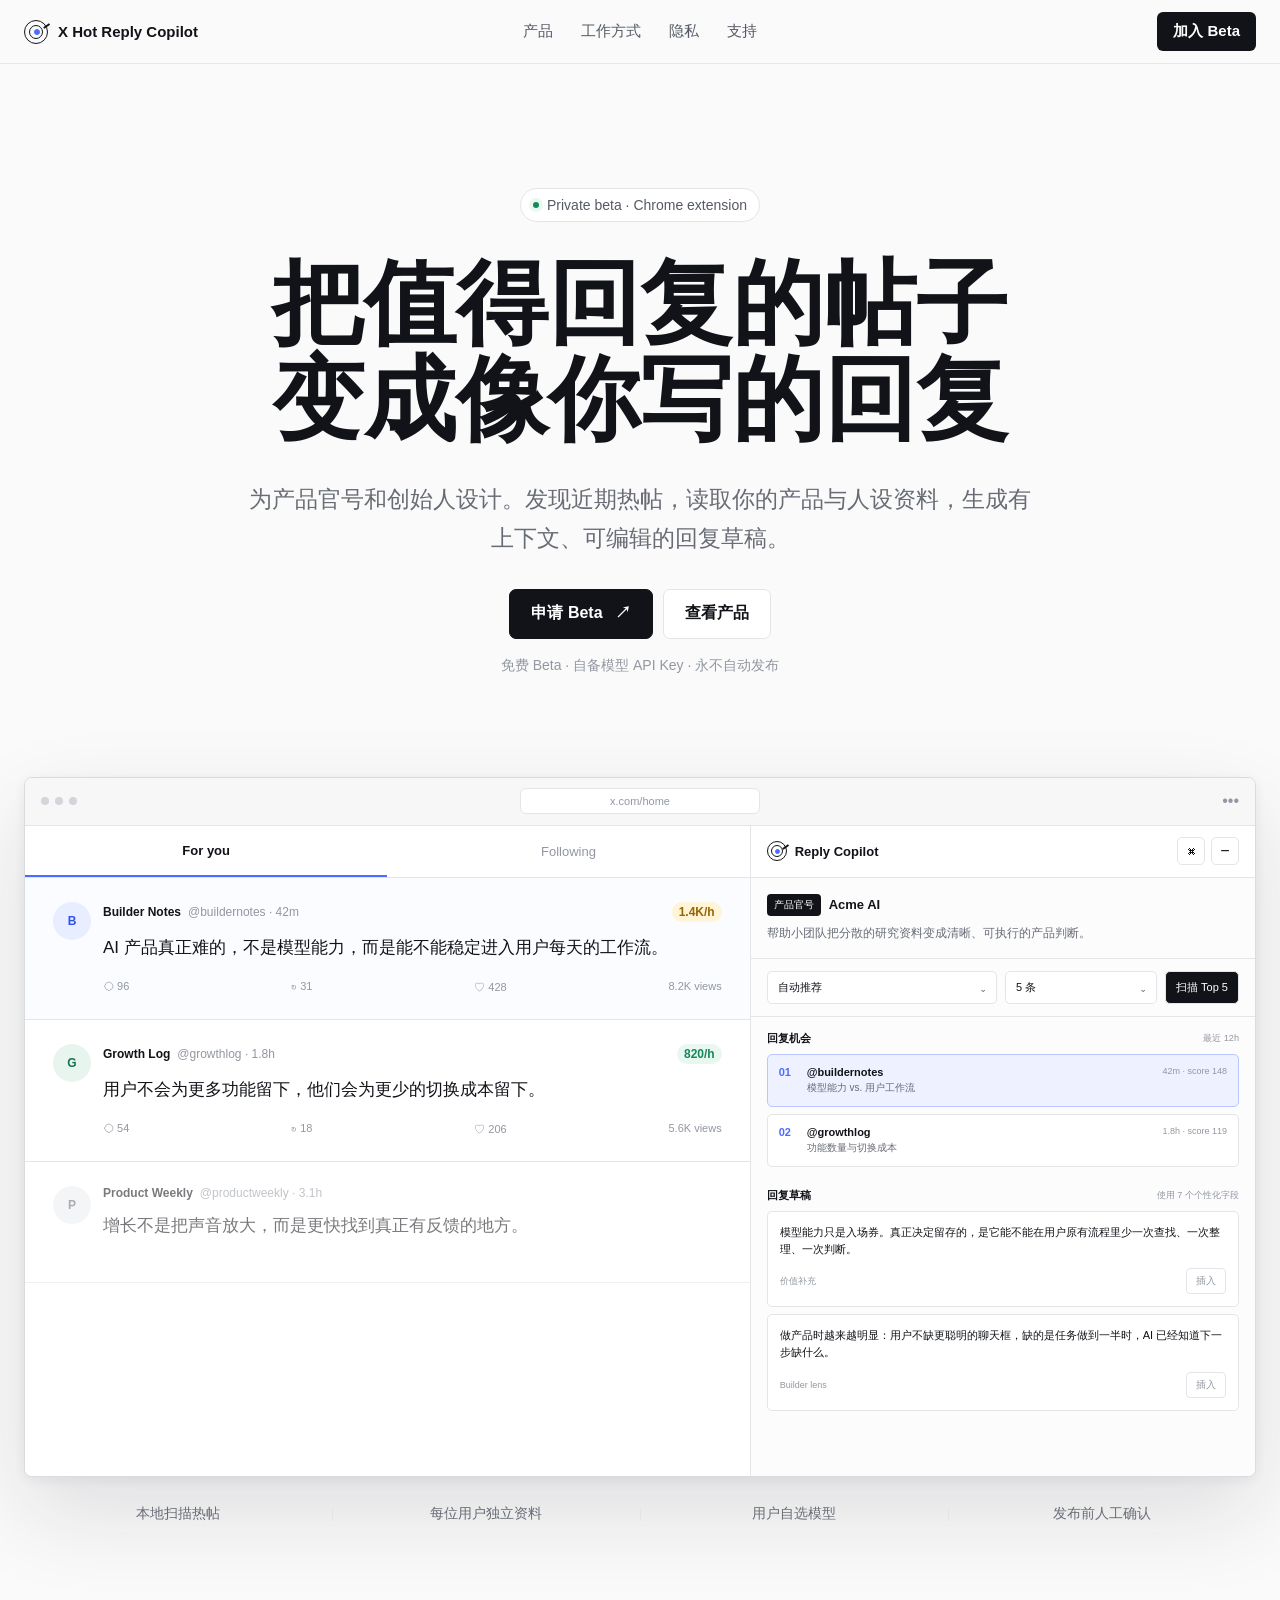
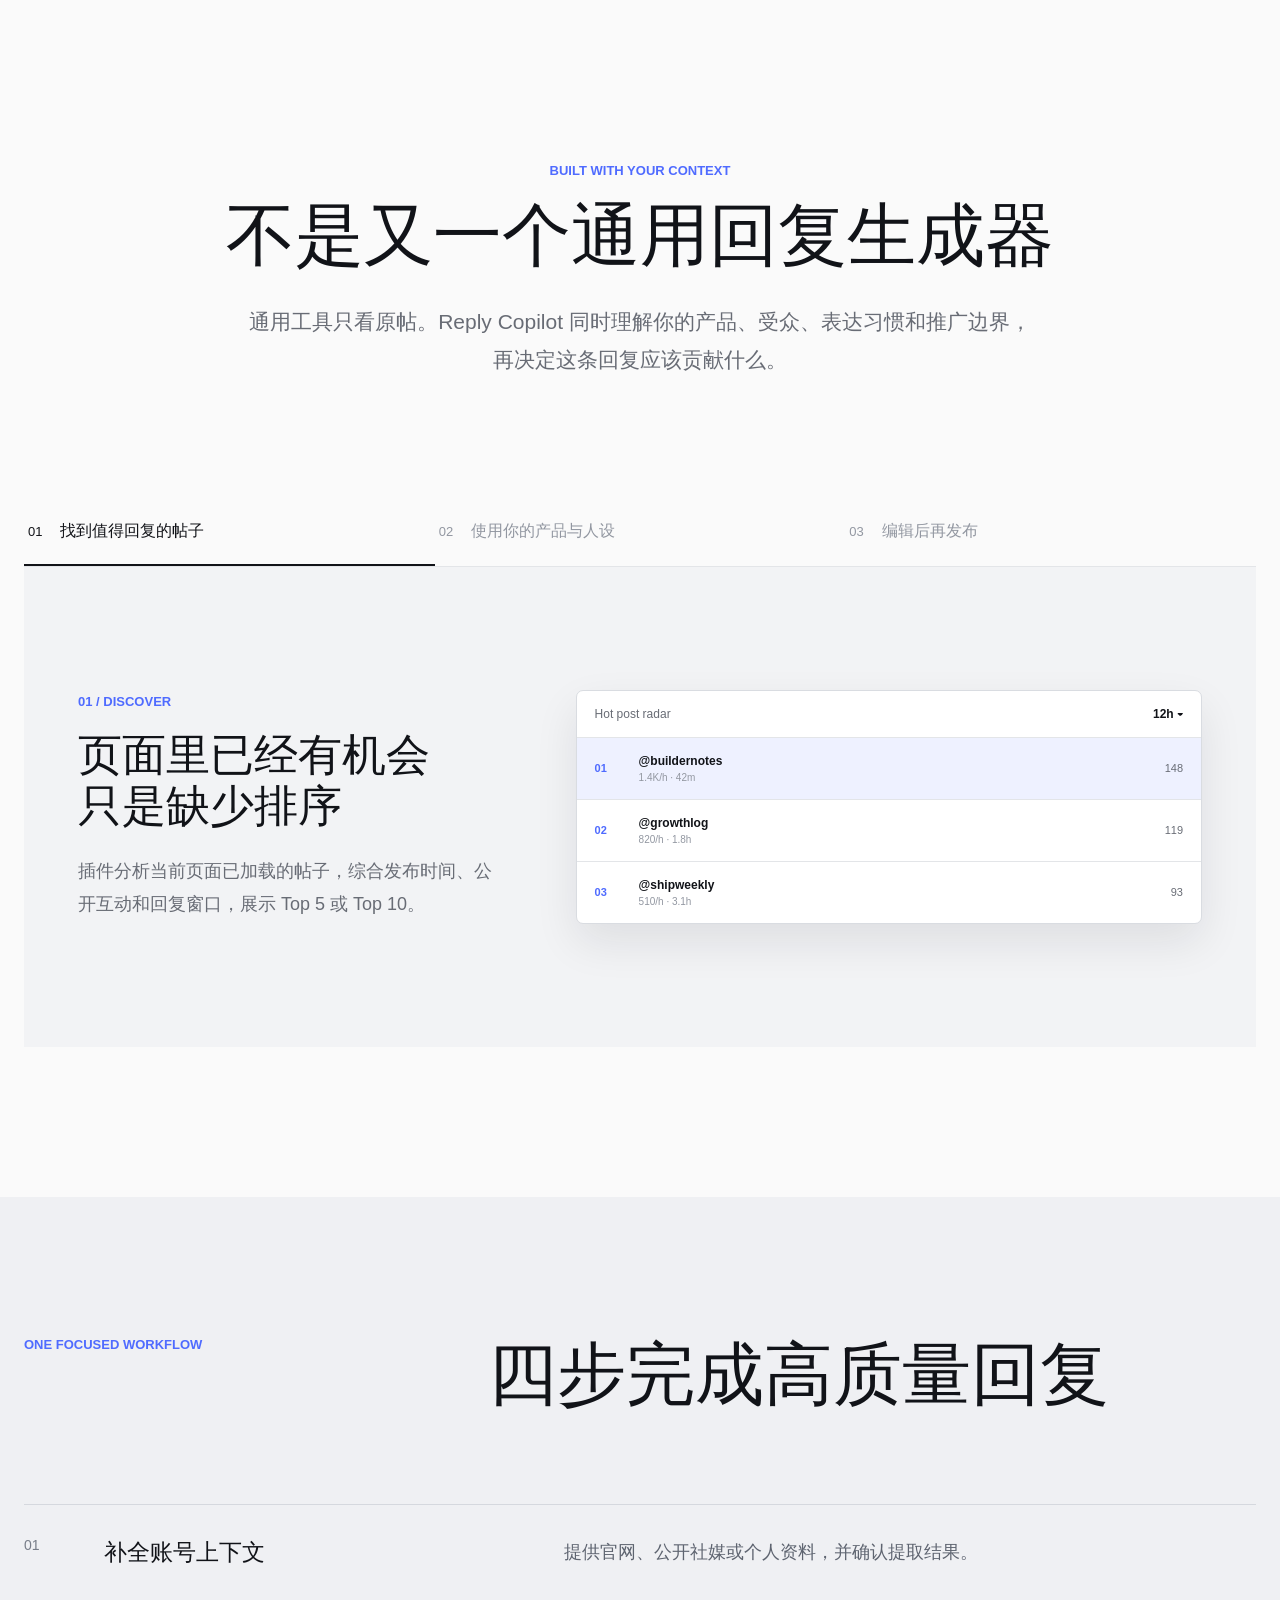
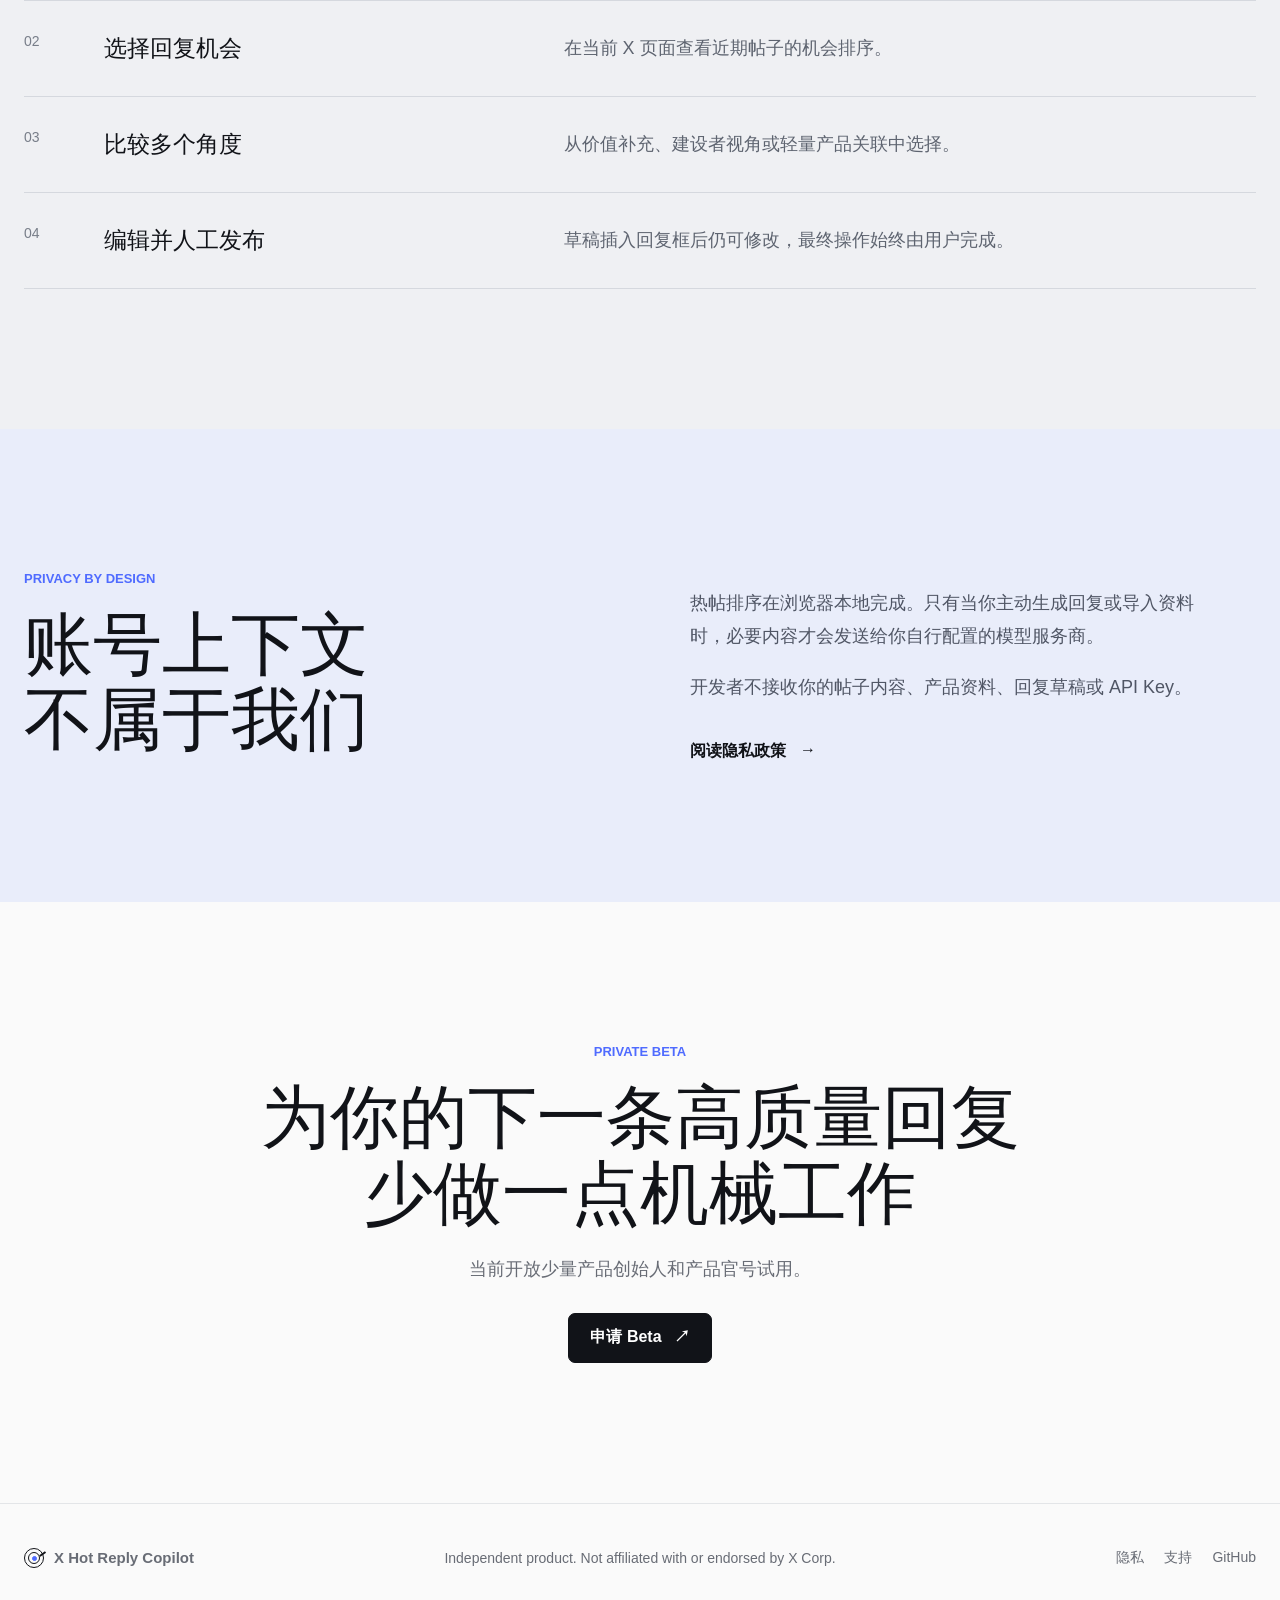
<file: docs/index.html>
<!doctype html>
<html lang="zh-CN">
  <head>
    <meta charset="utf-8">
    <meta name="viewport" content="width=device-width, initial-scale=1">
    <meta name="description" content="X Hot Reply Copilot 帮助产品官号发现近期热帖，并结合产品资料与账号语气生成可编辑的回复草稿。">
    <title>X Hot Reply Copilot</title>
    <link rel="icon" href="assets/brand-mark.png">
    <link rel="stylesheet" href="assets/styles.css">
    <script src="assets/site.js" defer></script>
  </head>
  <body>
    <header class="site-header">
      <a class="brand" href="./" aria-label="X Hot Reply Copilot 首页">
        <span class="brand-mark" aria-hidden="true"><i></i></span>
        <span>X Hot Reply Copilot</span>
      </a>
      <nav aria-label="主要导航">
        <a href="#product">产品</a><a href="#workflow">工作方式</a><a href="privacy.html">隐私</a><a href="support.html">支持</a>
      </nav>
      <a class="header-cta" href="https://github.com/JessiJCJingyi/x-hot-reply-copilot/issues/new?template=beta-access.yml">加入 Beta</a>
    </header>

    <main>
      <section class="hero">
        <div class="release-pill"><span></span>Private beta · Chrome extension</div>
        <h1>把值得回复的帖子<br>变成像你写的回复</h1>
        <p class="hero-copy">为产品官号和创始人设计。发现近期热帖，读取你的产品与人设资料，生成有上下文、可编辑的回复草稿。</p>
        <div class="hero-actions">
          <a class="button button-primary" href="https://github.com/JessiJCJingyi/x-hot-reply-copilot/issues/new?template=beta-access.yml">申请 Beta <span>↗</span></a>
          <a class="button button-secondary" href="#product">查看产品</a>
        </div>
        <p class="micro-copy">免费 Beta · 自备模型 API Key · 永不自动发布</p>
      </section>

      <section class="product-showcase" id="product" aria-labelledby="product-heading">
        <h2 id="product-heading" class="sr-only">产品界面</h2>
        <div class="browser-frame">
          <div class="browser-bar">
            <div class="browser-dots"><span></span><span></span><span></span></div>
            <div class="browser-address">x.com/home</div><div class="browser-menu">•••</div>
          </div>
          <div class="product-layout">
            <div class="feed-preview">
              <div class="feed-header"><strong>For you</strong><span>Following</span></div>
              <article class="post-card selected-post">
                <div class="avatar avatar-blue">B</div>
                <div class="post-body">
                  <div class="post-meta"><strong>Builder Notes</strong><span>@buildernotes · 42m</span><span class="hot-badge">1.4K/h</span></div>
                  <p>AI 产品真正难的，不是模型能力，而是能不能稳定进入用户每天的工作流。</p>
                  <div class="post-stats"><span>◯ 96</span><span>↻ 31</span><span>♡ 428</span><span>8.2K views</span></div>
                </div>
              </article>
              <article class="post-card">
                <div class="avatar avatar-green">G</div>
                <div class="post-body">
                  <div class="post-meta"><strong>Growth Log</strong><span>@growthlog · 1.8h</span><span class="hot-badge muted-badge">820/h</span></div>
                  <p>用户不会为更多功能留下，他们会为更少的切换成本留下。</p>
                  <div class="post-stats"><span>◯ 54</span><span>↻ 18</span><span>♡ 206</span><span>5.6K views</span></div>
                </div>
              </article>
              <article class="post-card low-contrast-post">
                <div class="avatar">P</div>
                <div class="post-body"><div class="post-meta"><strong>Product Weekly</strong><span>@productweekly · 3.1h</span></div><p>增长不是把声音放大，而是更快找到真正有反馈的地方。</p></div>
              </article>
            </div>

            <aside class="extension-preview" aria-label="X Hot Reply Copilot 界面预览">
              <div class="extension-header">
                <div class="extension-title"><span class="brand-mark small-mark"><i></i></span><strong>Reply Copilot</strong></div>
                <div class="icon-actions"><button type="button" aria-label="设置">⌘</button><button type="button" aria-label="收起">−</button></div>
              </div>
              <div class="profile-context"><div><span class="context-tag">产品官号</span><strong>Acme AI</strong></div><p>帮助小团队把分散的研究资料变成清晰、可执行的产品判断。</p></div>
              <div class="control-row"><button type="button">自动推荐 <span>⌄</span></button><button type="button">5 条 <span>⌄</span></button><button class="scan-control" type="button">扫描 Top 5</button></div>
              <div class="opportunity-list">
                <div class="panel-label"><span>回复机会</span><small>最近 12h</small></div>
                <button class="opportunity active-opportunity" type="button"><span class="rank-number">01</span><span><strong>@buildernotes</strong><small>42m · score 148</small><em>模型能力 vs. 用户工作流</em></span></button>
                <button class="opportunity" type="button"><span class="rank-number">02</span><span><strong>@growthlog</strong><small>1.8h · score 119</small><em>功能数量与切换成本</em></span></button>
              </div>
              <div class="draft-area">
                <div class="panel-label"><span>回复草稿</span><small>使用 7 个个性化字段</small></div>
                <article class="draft-card"><p>模型能力只是入场券。真正决定留存的，是它能不能在用户原有流程里少一次查找、一次整理、一次判断。</p><div><span>价值补充</span><button type="button">插入</button></div></article>
                <article class="draft-card secondary-draft"><p>做产品时越来越明显：用户不缺更聪明的聊天框，缺的是任务做到一半时，AI 已经知道下一步缺什么。</p><div><span>Builder lens</span><button type="button">插入</button></div></article>
              </div>
            </aside>
          </div>
        </div>
        <div class="product-proof"><span>本地扫描热帖</span><span>每位用户独立资料</span><span>用户自选模型</span><span>发布前人工确认</span></div>
      </section>

      <section class="positioning" aria-labelledby="positioning-title">
        <div class="section-kicker">Built with your context</div>
        <h2 id="positioning-title">不是又一个通用回复生成器</h2>
        <p>通用工具只看原帖。Reply Copilot 同时理解你的产品、受众、表达习惯和推广边界，再决定这条回复应该贡献什么。</p>
      </section>

      <section class="feature-tabs" aria-label="产品能力">
        <div class="tab-list" role="tablist" aria-label="产品能力切换">
          <button class="feature-tab is-active" type="button" role="tab" aria-selected="true" data-feature="discover"><span>01</span>找到值得回复的帖子</button>
          <button class="feature-tab" type="button" role="tab" aria-selected="false" data-feature="personalize"><span>02</span>使用你的产品与人设</button>
          <button class="feature-tab" type="button" role="tab" aria-selected="false" data-feature="review"><span>03</span>编辑后再发布</button>
        </div>
        <div class="feature-visual" data-feature-panel="discover">
          <div class="feature-copy"><span class="feature-index">01 / Discover</span><h3>页面里已经有机会<br>只是缺少排序</h3><p>插件分析当前页面已加载的帖子，综合发布时间、公开互动和回复窗口，展示 Top 5 或 Top 10。</p></div>
          <div class="mini-ui ranking-ui"><div class="mini-toolbar"><span>Hot post radar</span><strong>12h ▾</strong></div><div class="rank-row highlighted"><b>01</b><span><strong>@buildernotes</strong><small>1.4K/h · 42m</small></span><em>148</em></div><div class="rank-row"><b>02</b><span><strong>@growthlog</strong><small>820/h · 1.8h</small></span><em>119</em></div><div class="rank-row"><b>03</b><span><strong>@shipweekly</strong><small>510/h · 3.1h</small></span><em>93</em></div></div>
        </div>
        <div class="feature-visual" data-feature-panel="personalize" hidden>
          <div class="feature-copy"><span class="feature-index">02 / Personalize</span><h3>同一条帖子<br>不同账号不该写出同一句</h3><p>读取用户主动提供的官网、公开社媒或 portfolio，并结合定位、受众、Bio、语气和禁用表达。</p></div>
          <div class="mini-ui profile-ui"><div class="profile-row"><span>Mode</span><strong>Product account</strong></div><div class="profile-row"><span>Positioning</span><strong>Research → product decisions</strong></div><div class="profile-row"><span>Voice</span><strong>Direct, useful, restrained</strong></div><div class="profile-row"><span>Mention policy</span><strong>Value first</strong></div><div class="context-meter"><span>Context coverage</span><strong>7 / 8</strong><i></i></div></div>
        </div>
        <div class="feature-visual" data-feature-panel="review" hidden>
          <div class="feature-copy"><span class="feature-index">03 / Review</span><h3>AI 负责起草<br>你保留最后判断</h3><p>每条结果都可复制、插入和继续编辑。插件不会批量评论，也不会代替用户点击发布。</p></div>
          <div class="mini-ui review-ui"><div class="review-label"><span>Draft</span><small>Ready to edit</small></div><p>真正影响留存的，不是多一个功能，而是少一次切换、少一次等待、少一次重新解释上下文。</p><div class="review-actions"><button type="button">Copy</button><button class="dark-button" type="button">Insert draft</button></div></div>
        </div>
      </section>

      <section class="workflow" id="workflow" aria-labelledby="workflow-title">
        <div class="workflow-heading"><span class="section-kicker">One focused workflow</span><h2 id="workflow-title">四步完成高质量回复</h2></div>
        <ol class="workflow-list">
          <li><span>01</span><div><h3>补全账号上下文</h3><p>提供官网、公开社媒或个人资料，并确认提取结果。</p></div></li>
          <li><span>02</span><div><h3>选择回复机会</h3><p>在当前 X 页面查看近期帖子的机会排序。</p></div></li>
          <li><span>03</span><div><h3>比较多个角度</h3><p>从价值补充、建设者视角或轻量产品关联中选择。</p></div></li>
          <li><span>04</span><div><h3>编辑并人工发布</h3><p>草稿插入回复框后仍可修改，最终操作始终由用户完成。</p></div></li>
        </ol>
      </section>

      <section class="trust-section" aria-labelledby="trust-title">
        <div><span class="section-kicker">Privacy by design</span><h2 id="trust-title">账号上下文<br>不属于我们</h2></div>
        <div class="trust-copy"><p>热帖排序在浏览器本地完成。只有当你主动生成回复或导入资料时，必要内容才会发送给你自行配置的模型服务商。</p><p>开发者不接收你的帖子内容、产品资料、回复草稿或 API Key。</p><a href="privacy.html">阅读隐私政策 <span>→</span></a></div>
      </section>

      <section class="beta" id="beta" aria-labelledby="beta-title"><span class="section-kicker">Private beta</span><h2 id="beta-title">为你的下一条高质量回复<br>少做一点机械工作</h2><p>当前开放少量产品创始人和产品官号试用。</p><a class="button button-primary" href="https://github.com/JessiJCJingyi/x-hot-reply-copilot/issues/new?template=beta-access.yml">申请 Beta <span>↗</span></a></section>
    </main>

    <footer><div class="footer-brand"><span class="brand-mark small-mark" aria-hidden="true"><i></i></span><strong>X Hot Reply Copilot</strong></div><p>Independent product. Not affiliated with or endorsed by X Corp.</p><div><a href="privacy.html">隐私</a><a href="support.html">支持</a><a href="https://github.com/JessiJCJingyi/x-hot-reply-copilot">GitHub</a></div></footer>
  </body>
</html>
</file>
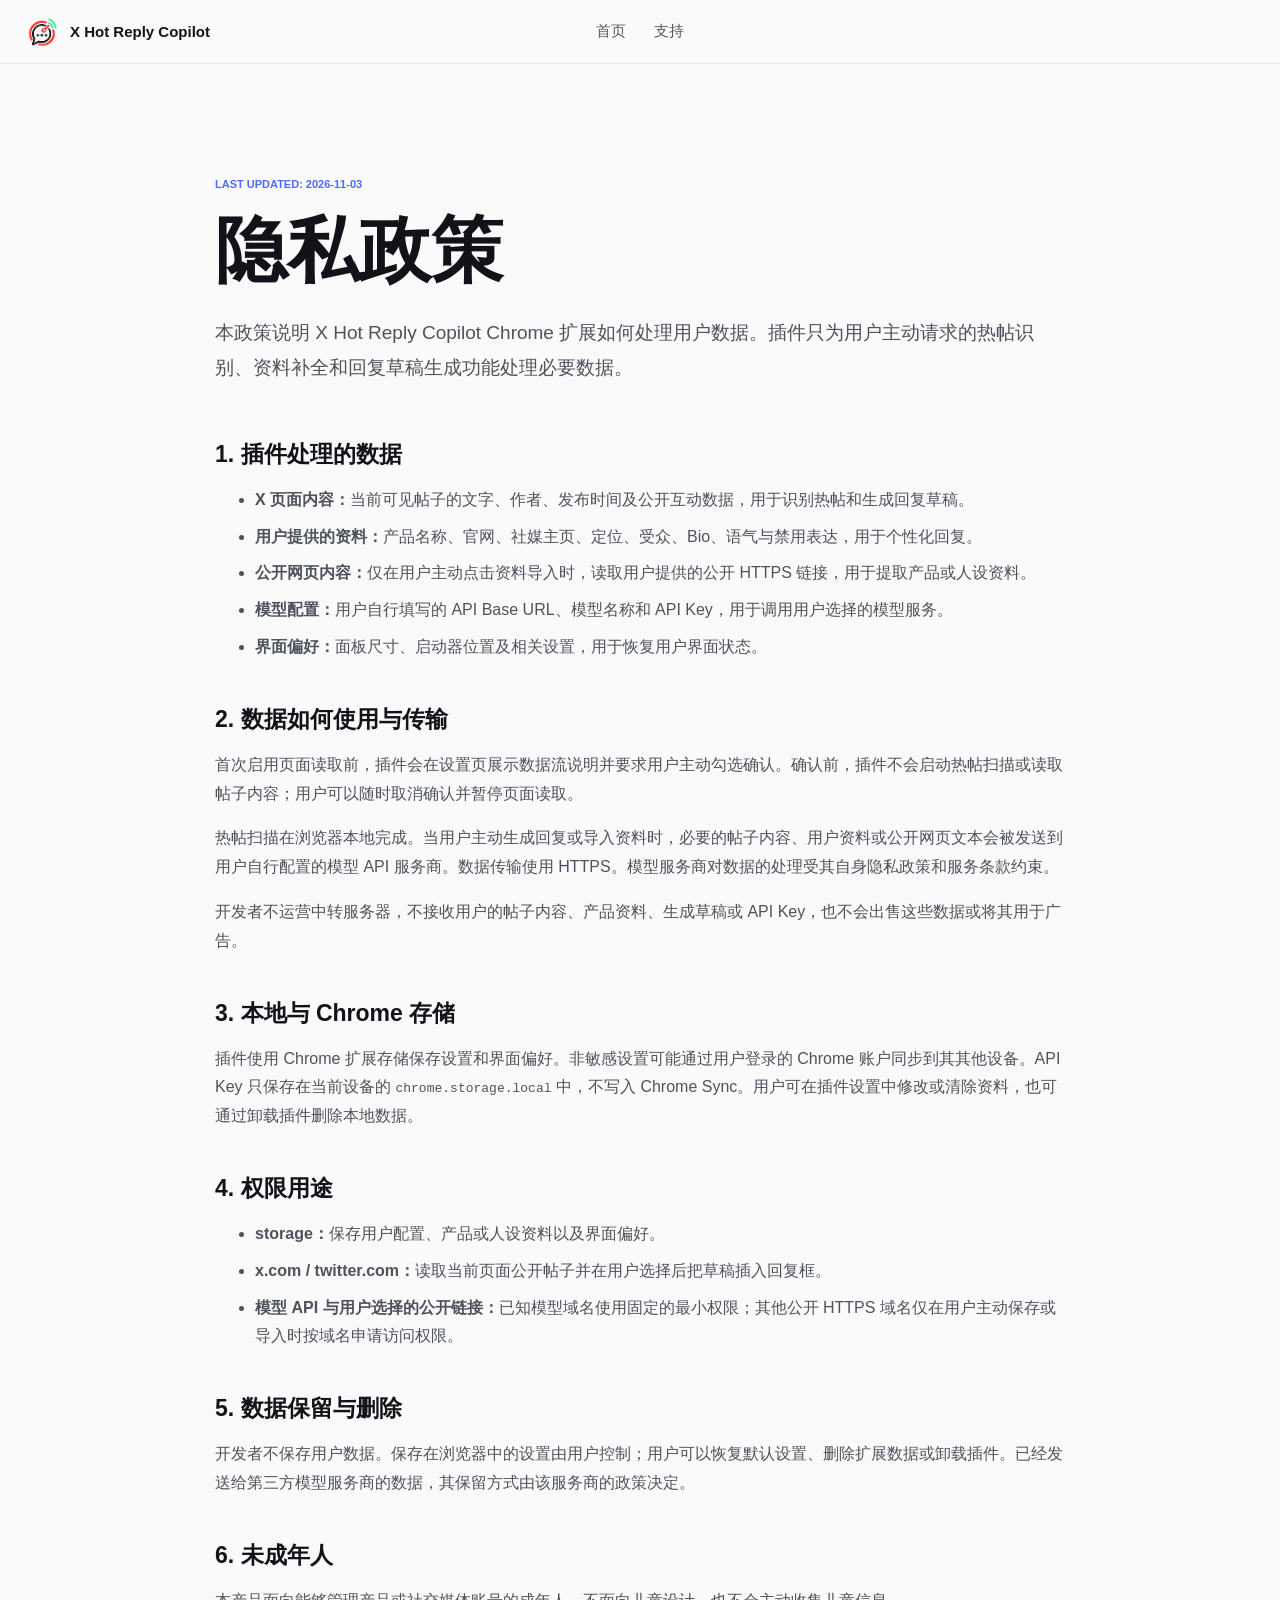
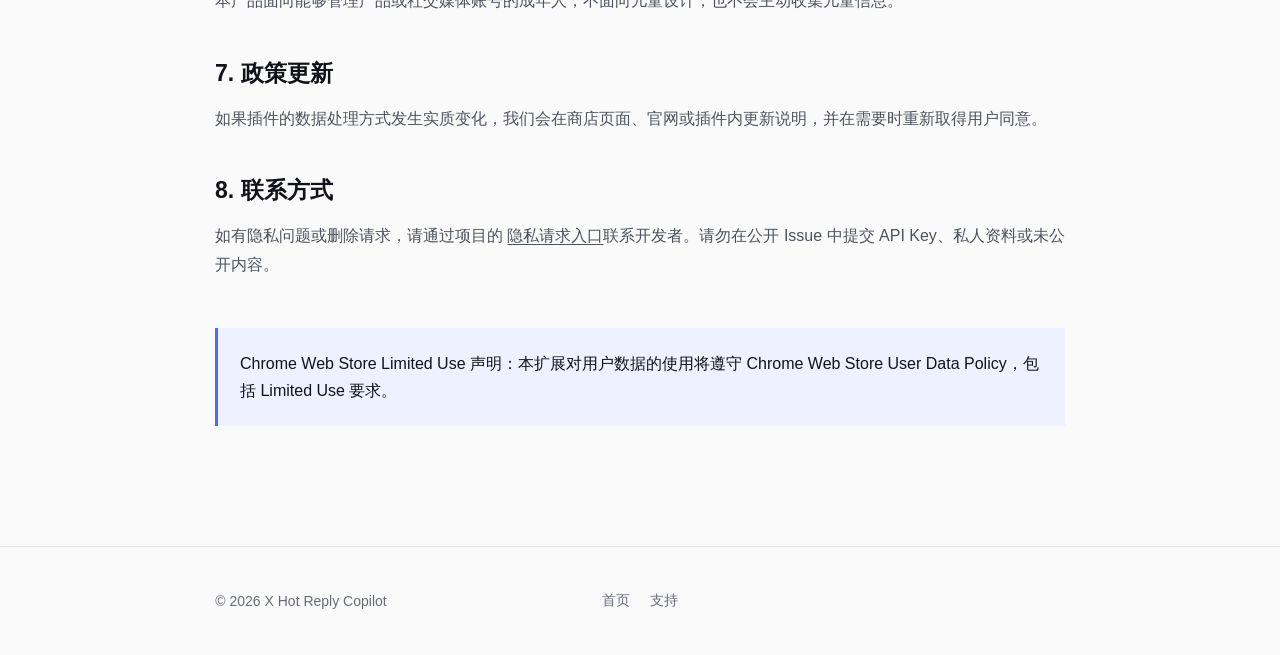
<file: docs/privacy.html>
<!doctype html>
<html lang="zh-CN">
  <head>
    <meta charset="utf-8">
    <meta name="viewport" content="width=device-width, initial-scale=1">
    <meta name="description" content="X Hot Reply Copilot 隐私政策。">
    <title>隐私政策 · X Hot Reply Copilot</title>
    <link rel="icon" href="assets/brand-mark.png">
    <link rel="stylesheet" href="assets/styles.css">
  </head>
  <body>
    <header class="site-header"><a class="brand" href="./"><img src="assets/brand-mark.png" alt="" width="36" height="36"><span>X Hot Reply Copilot</span></a><nav><a href="./">首页</a><a href="support.html">支持</a></nav></header>
    <main class="legal-page">
      <p class="section-label">LAST UPDATED: 2026-11-03</p>
      <h1>隐私政策</h1>
      <p class="legal-lead">本政策说明 X Hot Reply Copilot Chrome 扩展如何处理用户数据。插件只为用户主动请求的热帖识别、资料补全和回复草稿生成功能处理必要数据。</p>

      <h2>1. 插件处理的数据</h2>
      <ul>
        <li><strong>X 页面内容：</strong>当前可见帖子的文字、作者、发布时间及公开互动数据，用于识别热帖和生成回复草稿。</li>
        <li><strong>用户提供的资料：</strong>产品名称、官网、社媒主页、定位、受众、Bio、语气与禁用表达，用于个性化回复。</li>
        <li><strong>公开网页内容：</strong>仅在用户主动点击资料导入时，读取用户提供的公开 HTTPS 链接，用于提取产品或人设资料。</li>
        <li><strong>模型配置：</strong>用户自行填写的 API Base URL、模型名称和 API Key，用于调用用户选择的模型服务。</li>
        <li><strong>界面偏好：</strong>面板尺寸、启动器位置及相关设置，用于恢复用户界面状态。</li>
      </ul>

      <h2>2. 数据如何使用与传输</h2>
      <p>首次启用页面读取前，插件会在设置页展示数据流说明并要求用户主动勾选确认。确认前，插件不会启动热帖扫描或读取帖子内容；用户可以随时取消确认并暂停页面读取。</p>
      <p>热帖扫描在浏览器本地完成。当用户主动生成回复或导入资料时，必要的帖子内容、用户资料或公开网页文本会被发送到用户自行配置的模型 API 服务商。数据传输使用 HTTPS。模型服务商对数据的处理受其自身隐私政策和服务条款约束。</p>
      <p>开发者不运营中转服务器，不接收用户的帖子内容、产品资料、生成草稿或 API Key，也不会出售这些数据或将其用于广告。</p>

      <h2>3. 本地与 Chrome 存储</h2>
      <p>插件使用 Chrome 扩展存储保存设置和界面偏好。非敏感设置可能通过用户登录的 Chrome 账户同步到其其他设备。API Key 只保存在当前设备的 <code>chrome.storage.local</code> 中，不写入 Chrome Sync。用户可在插件设置中修改或清除资料，也可通过卸载插件删除本地数据。</p>

      <h2>4. 权限用途</h2>
      <ul>
        <li><strong>storage：</strong>保存用户配置、产品或人设资料以及界面偏好。</li>
        <li><strong>x.com / twitter.com：</strong>读取当前页面公开帖子并在用户选择后把草稿插入回复框。</li>
        <li><strong>模型 API 与用户选择的公开链接：</strong>已知模型域名使用固定的最小权限；其他公开 HTTPS 域名仅在用户主动保存或导入时按域名申请访问权限。</li>
      </ul>

      <h2>5. 数据保留与删除</h2>
      <p>开发者不保存用户数据。保存在浏览器中的设置由用户控制；用户可以恢复默认设置、删除扩展数据或卸载插件。已经发送给第三方模型服务商的数据，其保留方式由该服务商的政策决定。</p>

      <h2>6. 未成年人</h2>
      <p>本产品面向能够管理产品或社交媒体账号的成年人，不面向儿童设计，也不会主动收集儿童信息。</p>

      <h2>7. 政策更新</h2>
      <p>如果插件的数据处理方式发生实质变化，我们会在商店页面、官网或插件内更新说明，并在需要时重新取得用户同意。</p>

      <h2>8. 联系方式</h2>
      <p>如有隐私问题或删除请求，请通过项目的 <a href="https://github.com/JessiJCJingyi/x-hot-reply-copilot/issues/new?template=privacy-request.yml">隐私请求入口</a>联系开发者。请勿在公开 Issue 中提交 API Key、私人资料或未公开内容。</p>

      <aside class="legal-note">Chrome Web Store Limited Use 声明：本扩展对用户数据的使用将遵守 Chrome Web Store User Data Policy，包括 Limited Use 要求。</aside>
    </main>
    <footer><p>© 2026 X Hot Reply Copilot</p><div><a href="./">首页</a><a href="support.html">支持</a></div></footer>
  </body>
</html>
</file>
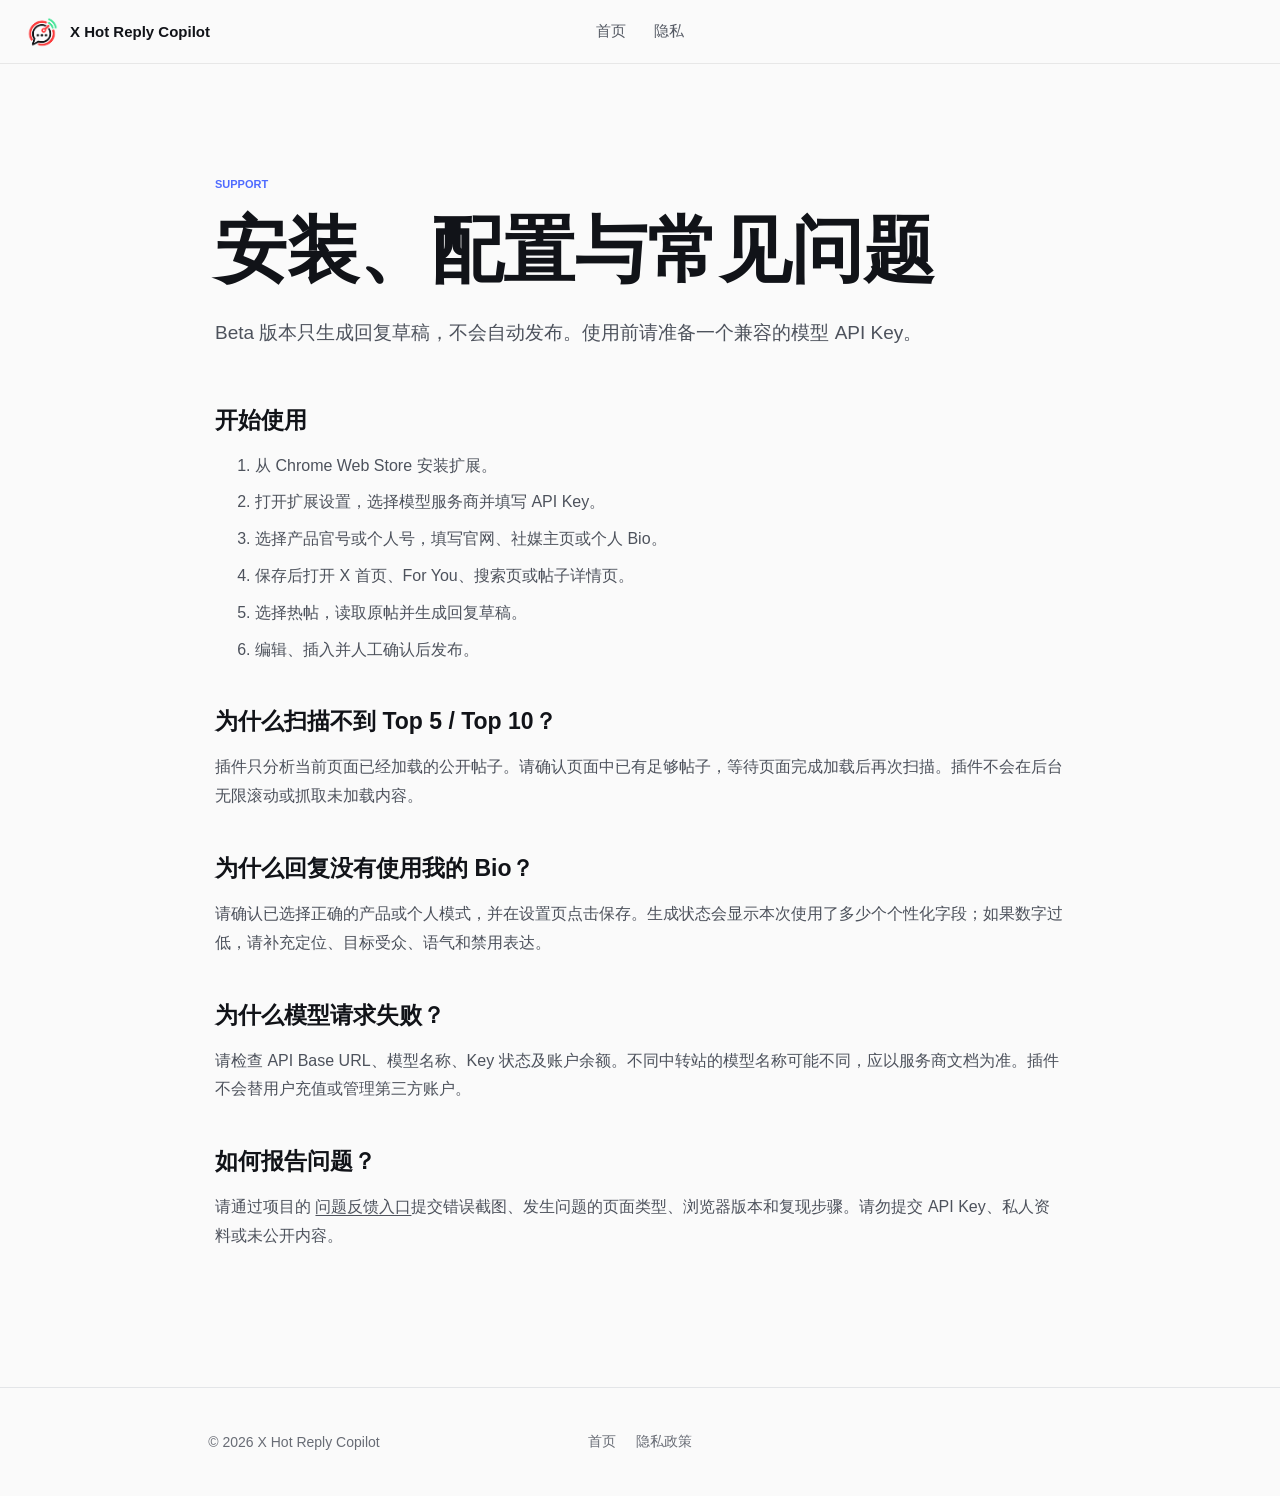
<file: docs/support.html>
<!doctype html>
<html lang="zh-CN">
  <head>
    <meta charset="utf-8">
    <meta name="viewport" content="width=device-width, initial-scale=1">
    <meta name="description" content="X Hot Reply Copilot 安装与支持。">
    <title>支持 · X Hot Reply Copilot</title>
    <link rel="icon" href="assets/brand-mark.png">
    <link rel="stylesheet" href="assets/styles.css">
  </head>
  <body>
    <header class="site-header"><a class="brand" href="./"><img src="assets/brand-mark.png" alt="" width="36" height="36"><span>X Hot Reply Copilot</span></a><nav><a href="./">首页</a><a href="privacy.html">隐私</a></nav></header>
    <main class="legal-page support-page">
      <p class="section-label">SUPPORT</p>
      <h1>安装、配置与常见问题</h1>
      <p class="legal-lead">Beta 版本只生成回复草稿，不会自动发布。使用前请准备一个兼容的模型 API Key。</p>

      <h2>开始使用</h2>
      <ol>
        <li>从 Chrome Web Store 安装扩展。</li>
        <li>打开扩展设置，选择模型服务商并填写 API Key。</li>
        <li>选择产品官号或个人号，填写官网、社媒主页或个人 Bio。</li>
        <li>保存后打开 X 首页、For You、搜索页或帖子详情页。</li>
        <li>选择热帖，读取原帖并生成回复草稿。</li>
        <li>编辑、插入并人工确认后发布。</li>
      </ol>

      <h2>为什么扫描不到 Top 5 / Top 10？</h2>
      <p>插件只分析当前页面已经加载的公开帖子。请确认页面中已有足够帖子，等待页面完成加载后再次扫描。插件不会在后台无限滚动或抓取未加载内容。</p>

      <h2>为什么回复没有使用我的 Bio？</h2>
      <p>请确认已选择正确的产品或个人模式，并在设置页点击保存。生成状态会显示本次使用了多少个个性化字段；如果数字过低，请补充定位、目标受众、语气和禁用表达。</p>

      <h2>为什么模型请求失败？</h2>
      <p>请检查 API Base URL、模型名称、Key 状态及账户余额。不同中转站的模型名称可能不同，应以服务商文档为准。插件不会替用户充值或管理第三方账户。</p>

      <h2>如何报告问题？</h2>
      <p>请通过项目的 <a href="https://github.com/JessiJCJingyi/x-hot-reply-copilot/issues/new?template=bug-report.yml">问题反馈入口</a>提交错误截图、发生问题的页面类型、浏览器版本和复现步骤。请勿提交 API Key、私人资料或未公开内容。</p>
    </main>
    <footer><p>© 2026 X Hot Reply Copilot</p><div><a href="./">首页</a><a href="privacy.html">隐私政策</a></div></footer>
  </body>
</html>
</file>
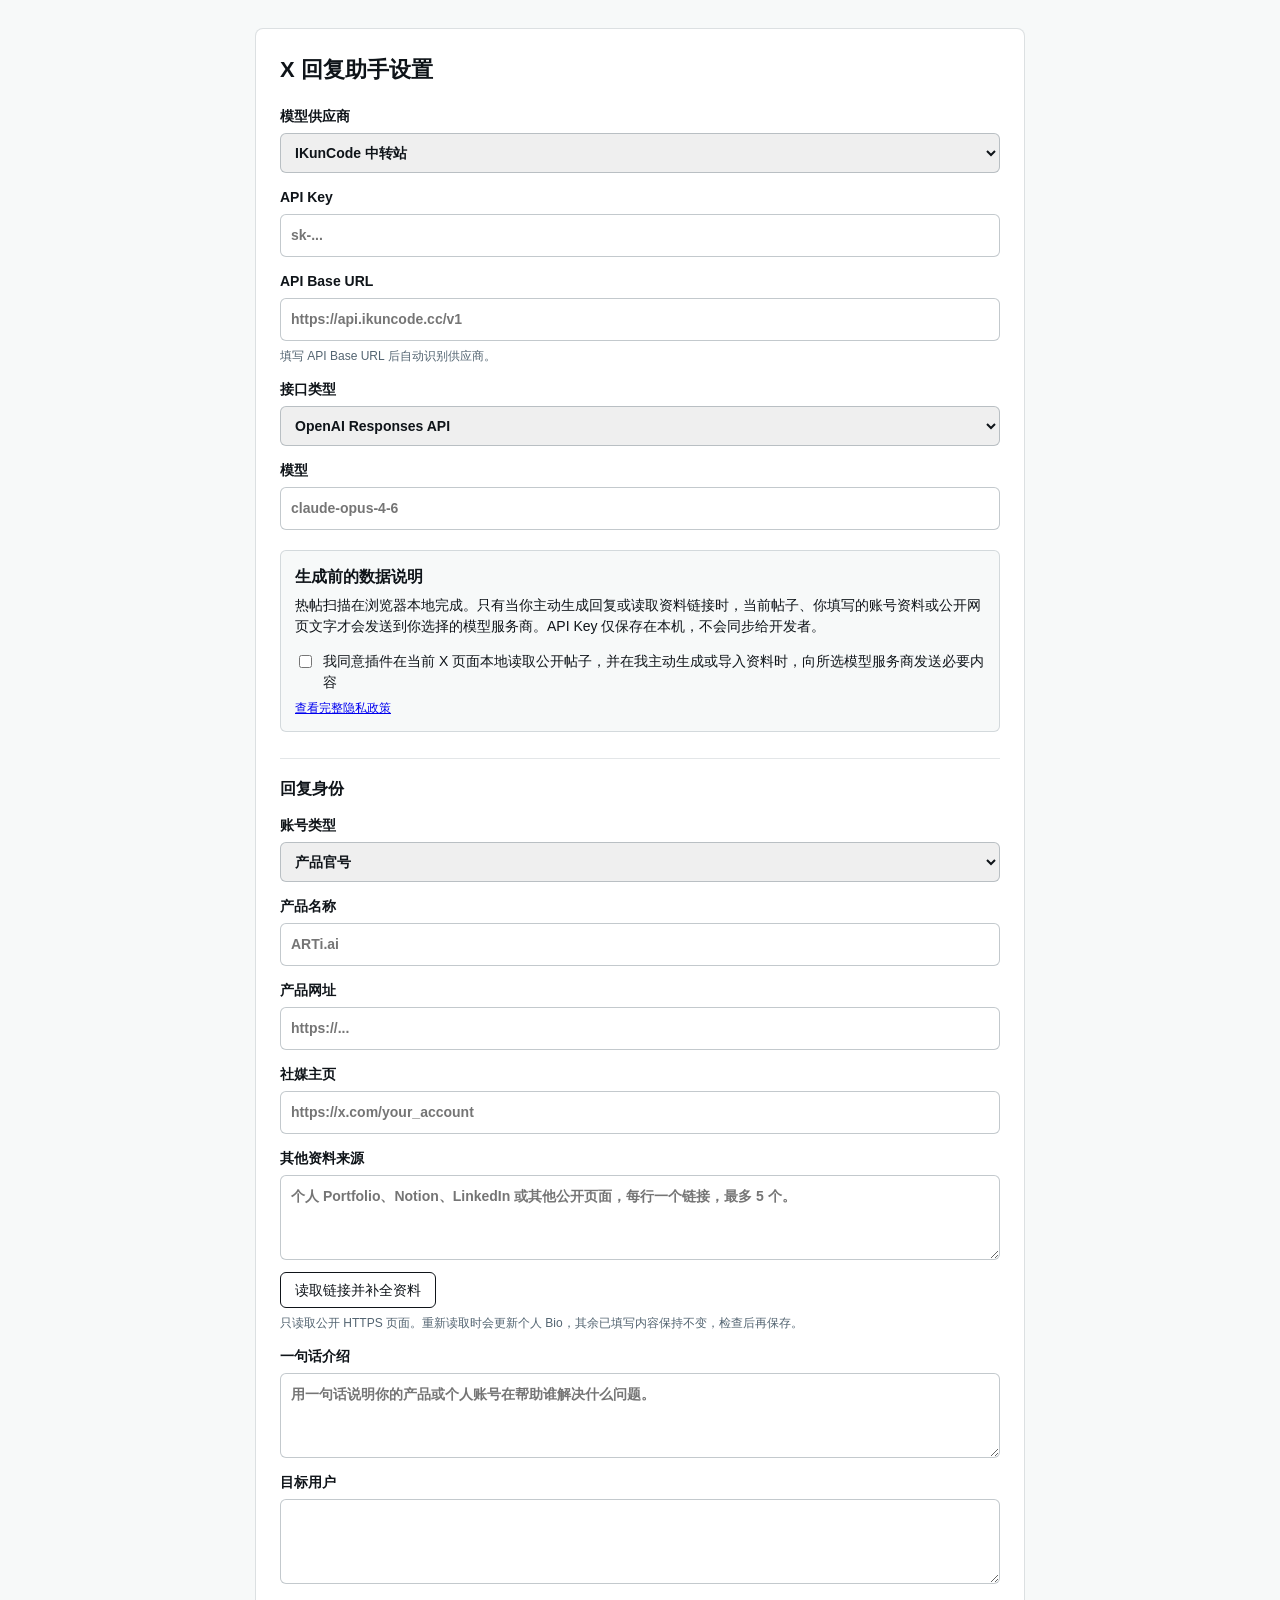
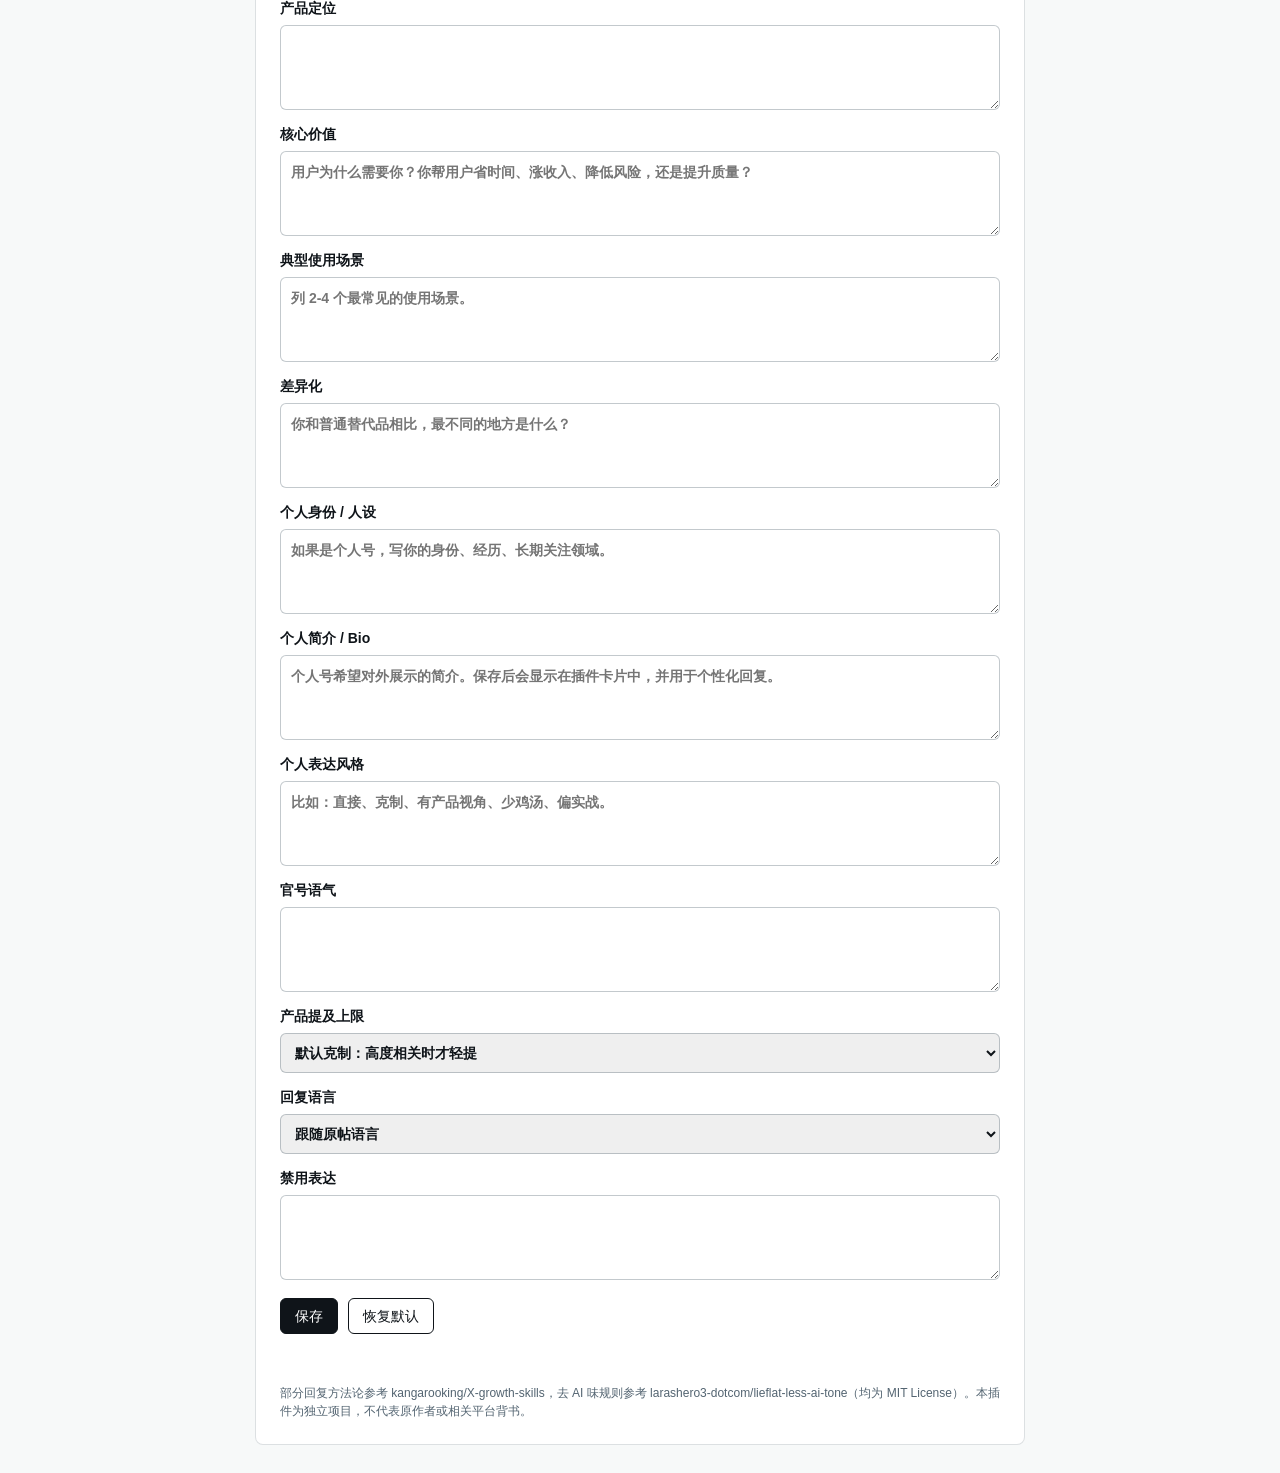
<file: extension/options.html>
<!doctype html>
<html lang="zh-CN">
  <head>
    <meta charset="utf-8">
    <meta name="viewport" content="width=device-width, initial-scale=1">
    <title>X 回复助手设置</title>
    <link rel="stylesheet" href="options.css">
  </head>
  <body>
    <main>
      <h1>X 回复助手设置</h1>
      <label>
        模型供应商
        <select id="provider">
          <option value="ikuncode">IKunCode 中转站</option>
          <option value="openai">OpenAI</option>
          <option value="deepseek">DeepSeek</option>
          <option value="openrouter">OpenRouter</option>
          <option value="siliconflow">硅基流动 SiliconFlow</option>
          <option value="custom">自定义兼容接口</option>
        </select>
      </label>
      <label>
        API Key
        <input id="apiKey" type="password" autocomplete="off" placeholder="sk-...">
      </label>
      <label>
        API Base URL
        <input id="apiBaseUrl" type="url" placeholder="https://api.ikuncode.cc/v1">
      </label>
      <p id="providerHint" class="field-hint">填写 API Base URL 后自动识别供应商。</p>
      <label>
        接口类型
        <select id="apiMode">
          <option value="responses">OpenAI Responses API</option>
          <option value="chat">OpenAI-compatible Chat API</option>
        </select>
      </label>
      <label>
        <span id="modelLabel">模型</span>
        <input id="model" type="text" placeholder="claude-opus-4-6">
      </label>
      <section class="data-disclosure" aria-labelledby="dataDisclosureTitle">
        <h2 id="dataDisclosureTitle">生成前的数据说明</h2>
        <p>热帖扫描在浏览器本地完成。只有当你主动生成回复或读取资料链接时，当前帖子、你填写的账号资料或公开网页文字才会发送到你选择的模型服务商。API Key 仅保存在本机，不会同步给开发者。</p>
        <label class="consent-row">
          <input id="dataConsent" type="checkbox">
          <span>我同意插件在当前 X 页面本地读取公开帖子，并在我主动生成或导入资料时，向所选模型服务商发送必要内容</span>
        </label>
        <p class="field-hint"><a href="https://xhotreply.com/privacy.html" target="_blank" rel="noreferrer">查看完整隐私政策</a></p>
      </section>
      <h2>回复身份</h2>
      <label>
        账号类型
        <select id="profileMode">
          <option value="product">产品官号</option>
          <option value="persona">个人号 / 创始人人设</option>
        </select>
      </label>
      <label>
        产品名称
        <input id="productName" type="text" placeholder="ARTi.ai">
      </label>
      <label>
        产品网址
        <input id="productUrl" type="url" placeholder="https://...">
      </label>
      <label>
        社媒主页
        <input id="socialUrl" type="url" placeholder="https://x.com/your_account">
      </label>
      <label>
        其他资料来源
        <textarea id="sourceUrls" rows="3" placeholder="个人 Portfolio、Notion、LinkedIn 或其他公开页面，每行一个链接，最多 5 个。"></textarea>
      </label>
      <button id="importProfile" class="secondary-action" type="button">读取链接并补全资料</button>
      <p class="field-hint">只读取公开 HTTPS 页面。重新读取时会更新个人 Bio，其余已填写内容保持不变，检查后再保存。</p>
      <label>
        一句话介绍
        <textarea id="productSummary" rows="3" placeholder="用一句话说明你的产品或个人账号在帮助谁解决什么问题。"></textarea>
      </label>
      <label>
        目标用户
        <textarea id="audience" rows="3"></textarea>
      </label>
      <label>
        产品定位
        <textarea id="positioning" rows="3"></textarea>
      </label>
      <label>
        核心价值
        <textarea id="coreValue" rows="3" placeholder="用户为什么需要你？你帮用户省时间、涨收入、降低风险，还是提升质量？"></textarea>
      </label>
      <label>
        典型使用场景
        <textarea id="useCases" rows="3" placeholder="列 2-4 个最常见的使用场景。"></textarea>
      </label>
      <label>
        差异化
        <textarea id="differentiator" rows="3" placeholder="你和普通替代品相比，最不同的地方是什么？"></textarea>
      </label>
      <label>
        个人身份 / 人设
        <textarea id="personaIdentity" rows="3" placeholder="如果是个人号，写你的身份、经历、长期关注领域。"></textarea>
      </label>
      <label>
        个人简介 / Bio
        <textarea id="personaBio" rows="3" placeholder="个人号希望对外展示的简介。保存后会显示在插件卡片中，并用于个性化回复。"></textarea>
      </label>
      <label>
        个人表达风格
        <textarea id="personaVoice" rows="3" placeholder="比如：直接、克制、有产品视角、少鸡汤、偏实战。"></textarea>
      </label>
      <label>
        官号语气
        <textarea id="tone" rows="3"></textarea>
      </label>
      <label>
        产品提及上限
        <select id="mentionPolicy">
          <option value="default">默认克制：高度相关时才轻提</option>
          <option value="never">纯价值：永远不主动提产品</option>
          <option value="soft">软提及：允许产品建设视角</option>
          <option value="direct">直接 CTA：允许明确推广（谨慎）</option>
        </select>
      </label>
      <label>
        回复语言
        <select id="replyLanguage">
          <option value="auto">跟随原帖语言</option>
          <option value="zh">中文</option>
          <option value="en">英文</option>
          <option value="bilingual">中英文都可</option>
        </select>
      </label>
      <label>
        禁用表达
        <textarea id="bannedWords" rows="3"></textarea>
      </label>
      <div class="actions">
        <button id="save">保存</button>
        <button id="reset" type="button">恢复默认</button>
      </div>
      <p id="status"></p>
      <p class="notice">
        部分回复方法论参考 kangarooking/X-growth-skills，去 AI 味规则参考 larashero3-dotcom/lieflat-less-ai-tone（均为 MIT License）。本插件为独立项目，不代表原作者或相关平台背书。
      </p>
    </main>
    <script src="options.js"></script>
  </body>
</html>
</file>
<file: docs/assets/styles.css>
:root {
  --ink: #111318;
  --muted: #686c75;
  --subtle: #9297a1;
  --line: #e3e5e8;
  --paper: #fafafa;
  --surface: #ffffff;
  --soft: #f3f4f6;
  --blue: #4f6bff;
  --blue-soft: #eef1ff;
  --green: #17875d;
  --green-soft: #e9f7f1;
  --amber: #9a6400;
  --amber-soft: #fff4d6;
  font-family: Inter, ui-sans-serif, -apple-system, BlinkMacSystemFont, "Segoe UI", "PingFang SC", sans-serif;
  color: var(--ink);
  background: var(--paper);
}

* { box-sizing: border-box; }
html { scroll-behavior: smooth; }
body { margin: 0; min-width: 320px; background: var(--paper); }
a { color: inherit; text-decoration: none; }
button, .button { font: inherit; }
button { color: inherit; }
[hidden] { display: none !important; }
.sr-only { position: absolute; width: 1px; height: 1px; padding: 0; overflow: hidden; clip: rect(0,0,0,0); white-space: nowrap; border: 0; }

.site-header {
  position: sticky;
  top: 0;
  z-index: 50;
  display: grid;
  grid-template-columns: 1fr auto 1fr;
  align-items: center;
  min-height: 64px;
  padding: 0 max(24px, calc((100vw - 1240px) / 2));
  border-bottom: 1px solid rgba(17,19,24,.08);
  background: rgba(250,250,250,.88);
  backdrop-filter: blur(16px);
}
.brand, .footer-brand { display: inline-flex; align-items: center; gap: 10px; font-size: 15px; font-weight: 720; }
.brand-mark { position: relative; display: inline-block; width: 24px; height: 24px; border: 1.5px solid var(--ink); border-radius: 50%; }
.brand-mark::before, .brand-mark::after { content: ""; position: absolute; border: 1.5px solid var(--ink); border-radius: 50%; }
.brand-mark::before { inset: 4px; }
.brand-mark::after { width: 4px; height: 4px; top: 8.5px; left: 8.5px; background: var(--blue); border-color: var(--blue); }
.brand-mark i { position: absolute; width: 7px; height: 1.5px; right: -3px; top: 4px; transform: rotate(-35deg); background: var(--ink); }
.small-mark { width: 20px; height: 20px; }
.small-mark::before { inset: 3px; }
.small-mark::after { width: 3px; height: 3px; top: 7px; left: 7px; }
.site-header nav { display: flex; gap: 28px; }
.site-header nav a { color: #555a64; font-size: 15px; }
.site-header nav a:hover { color: var(--ink); }
.header-cta { justify-self: end; padding: 10px 16px; border-radius: 6px; background: var(--ink); color: white; font-size: 15px; font-weight: 650; }

.hero { width: min(100% - 48px, 1180px); margin: 0 auto; padding: 124px 0 72px; text-align: center; }
.release-pill { display: inline-flex; align-items: center; gap: 8px; padding: 8px 12px; border: 1px solid var(--line); border-radius: 999px; background: white; color: #555a64; font-size: 14px; }
.release-pill span { width: 6px; height: 6px; border-radius: 50%; background: var(--green); box-shadow: 0 0 0 4px var(--green-soft); }
.hero h1 { max-width: 1100px; margin: 34px auto 0; font-size: clamp(58px, 7.2vw, 98px); font-weight: 620; line-height: 1.04; letter-spacing: 0; }
.hero-copy { max-width: 800px; margin: 32px auto 0; color: var(--muted); font-size: clamp(19px, 1.8vw, 23px); line-height: 1.72; }
.hero-actions { display: flex; justify-content: center; gap: 10px; margin-top: 30px; }
.button { display: inline-flex; align-items: center; justify-content: center; gap: 12px; min-height: 50px; padding: 0 21px; border: 1px solid var(--line); border-radius: 7px; font-size: 16px; font-weight: 650; }
.button-primary { border-color: var(--ink); background: var(--ink); color: white; }
.button-primary:hover { background: #2a2d34; }
.button-secondary { background: white; }
.button-secondary:hover { border-color: #c9ccd2; }
.micro-copy { margin: 18px 0 0; color: var(--subtle); font-size: 14px; }

.product-showcase { width: min(100% - 48px, 1240px); margin: 0 auto; padding: 30px 0 120px; }
.browser-frame { overflow: hidden; border: 1px solid #d8dbe0; border-radius: 8px; background: white; box-shadow: 0 36px 90px rgba(23,27,38,.12), 0 3px 12px rgba(23,27,38,.06); }
.browser-bar { display: grid; grid-template-columns: 1fr auto 1fr; align-items: center; height: 48px; padding: 0 16px; border-bottom: 1px solid var(--line); background: #f7f7f8; }
.browser-dots { display: flex; gap: 6px; }
.browser-dots span { width: 8px; height: 8px; border-radius: 50%; background: #d3d5da; }
.browser-address { min-width: 240px; padding: 6px 34px; border: 1px solid var(--line); border-radius: 6px; background: white; color: var(--subtle); text-align: center; font-size: 11px; }
.browser-menu { justify-self: end; color: var(--subtle); }
.product-layout { display: grid; grid-template-columns: 1.18fr .82fr; min-height: 650px; }
.feed-preview { border-right: 1px solid var(--line); background: white; }
.feed-header { display: grid; grid-template-columns: 1fr 1fr; height: 52px; border-bottom: 1px solid var(--line); text-align: center; font-size: 13px; }
.feed-header > * { display: grid; place-items: center; }
.feed-header strong { border-bottom: 2px solid var(--blue); }
.feed-header span { color: var(--subtle); }
.post-card { display: grid; grid-template-columns: 38px 1fr; gap: 12px; padding: 24px 28px; border-bottom: 1px solid var(--line); }
.selected-post { background: #fbfcff; }
.avatar { display: grid; place-items: center; width: 38px; height: 38px; border-radius: 50%; background: #eceef2; color: #656b76; font-size: 12px; font-weight: 750; }
.avatar-blue { background: #e8edff; color: #3151e5; }
.avatar-green { background: #e8f5ef; color: #16734f; }
.post-body { min-width: 0; }
.post-meta { display: flex; align-items: center; gap: 7px; min-width: 0; font-size: 12px; }
.post-meta span { color: var(--subtle); }
.post-meta .hot-badge { margin-left: auto; padding: 3px 7px; border-radius: 999px; background: var(--amber-soft); color: var(--amber); font-weight: 700; }
.post-meta .muted-badge { background: var(--green-soft); color: var(--green); }
.post-card p { margin: 12px 0 18px; font-size: 17px; line-height: 1.65; }
.post-stats { display: flex; justify-content: space-between; color: var(--subtle); font-size: 11px; }
.low-contrast-post { opacity: .56; }

.extension-preview { min-width: 0; background: #fcfcfd; }
.extension-header { display: flex; align-items: center; justify-content: space-between; height: 52px; padding: 0 16px; border-bottom: 1px solid var(--line); background: white; }
.extension-title { display: flex; align-items: center; gap: 8px; font-size: 13px; }
.icon-actions { display: flex; gap: 6px; }
.icon-actions button { display: grid; place-items: center; width: 28px; height: 28px; padding: 0; border: 1px solid var(--line); border-radius: 5px; background: white; }
.profile-context { padding: 16px; border-bottom: 1px solid var(--line); }
.profile-context > div { display: flex; align-items: center; gap: 8px; }
.context-tag { padding: 4px 7px; border-radius: 4px; background: var(--ink); color: white; font-size: 10px; }
.profile-context strong { font-size: 13px; }
.profile-context p { margin: 8px 0 0; color: var(--muted); font-size: 12px; line-height: 1.55; }
.control-row { display: grid; grid-template-columns: 1fr .66fr auto; gap: 8px; padding: 12px 16px; border-bottom: 1px solid var(--line); }
.control-row button { display: flex; align-items: center; justify-content: space-between; min-width: 0; padding: 8px 10px; border: 1px solid var(--line); border-radius: 5px; background: white; font-size: 11px; }
.control-row .scan-control { background: var(--ink); color: white; }
.opportunity-list, .draft-area { padding: 14px 16px 0; }
.panel-label { display: flex; align-items: center; justify-content: space-between; margin-bottom: 8px; font-size: 11px; font-weight: 700; }
.panel-label small { color: var(--subtle); font-weight: 500; }
.opportunity { display: grid; grid-template-columns: 28px 1fr; width: 100%; margin-bottom: 7px; padding: 11px; border: 1px solid var(--line); border-radius: 5px; background: white; text-align: left; }
.active-opportunity { border-color: #bbc5ff; background: var(--blue-soft); }
.rank-number { color: var(--blue); font-size: 11px; font-weight: 750; }
.opportunity > span:last-child { display: grid; grid-template-columns: 1fr auto; gap: 3px 8px; min-width: 0; }
.opportunity strong { font-size: 11px; }
.opportunity small { color: var(--subtle); font-size: 9px; }
.opportunity em { grid-column: 1 / -1; overflow: hidden; color: var(--muted); font-size: 10px; font-style: normal; white-space: nowrap; text-overflow: ellipsis; }
.draft-card { padding: 12px; border: 1px solid var(--line); border-radius: 5px; background: white; }
.draft-card p { margin: 0; font-size: 11px; line-height: 1.55; }
.draft-card > div { display: flex; align-items: center; justify-content: space-between; margin-top: 10px; color: var(--subtle); font-size: 9px; }
.draft-card button { padding: 5px 9px; border: 1px solid var(--line); border-radius: 4px; background: white; font-size: 10px; }
.secondary-draft { margin-top: 7px; }
.product-proof { display: grid; grid-template-columns: repeat(4, 1fr); margin-top: 28px; color: var(--muted); font-size: 14px; text-align: center; }
.product-proof span { position: relative; }
.product-proof span + span::before { content: ""; position: absolute; left: 0; top: 50%; width: 1px; height: 14px; transform: translateY(-50%); background: var(--line); }

.positioning { width: min(100% - 48px, 960px); margin: 0 auto; padding: 120px 0; text-align: center; }
.section-kicker, .feature-index { color: var(--blue); font-size: 13px; font-weight: 750; text-transform: uppercase; }
.positioning h2, .workflow h2, .trust-section h2, .beta h2 { margin: 20px 0 0; font-size: clamp(44px, 5.4vw, 72px); font-weight: 590; line-height: 1.09; letter-spacing: 0; }
.positioning > p { max-width: 800px; margin: 30px auto 0; color: var(--muted); font-size: 21px; line-height: 1.8; }

.feature-tabs { width: min(100% - 48px, 1240px); margin: 0 auto; padding-bottom: 150px; }
.tab-list { display: grid; grid-template-columns: repeat(3, 1fr); border-bottom: 1px solid var(--line); }
.feature-tab { display: flex; gap: 18px; align-items: center; padding: 22px 4px; border: 0; border-bottom: 2px solid transparent; background: transparent; color: var(--subtle); font-size: 16px; text-align: left; cursor: pointer; }
.feature-tab span { font-size: 13px; }
.feature-tab.is-active { border-bottom-color: var(--ink); color: var(--ink); }
.feature-visual { display: grid; grid-template-columns: .8fr 1.2fr; gap: 80px; align-items: center; min-height: 480px; padding: 70px 54px; background: #f2f3f5; }
.feature-copy h3 { margin: 20px 0 0; font-size: clamp(36px, 3.4vw, 50px); font-weight: 590; line-height: 1.16; }
.feature-copy p { margin: 24px 0 0; color: var(--muted); font-size: 18px; line-height: 1.82; }
.mini-ui { overflow: hidden; border: 1px solid #d9dce1; border-radius: 7px; background: white; box-shadow: 0 18px 44px rgba(23,27,38,.09); }
.mini-toolbar { display: flex; align-items: center; justify-content: space-between; padding: 16px 18px; border-bottom: 1px solid var(--line); color: var(--muted); font-size: 12px; }
.mini-toolbar strong { color: var(--ink); }
.rank-row { display: grid; grid-template-columns: 34px 1fr auto; gap: 10px; align-items: center; padding: 16px 18px; border-bottom: 1px solid var(--line); }
.rank-row:last-child { border-bottom: 0; }
.rank-row.highlighted { background: var(--blue-soft); }
.rank-row b { color: var(--blue); font-size: 11px; }
.rank-row > span { display: grid; gap: 4px; }
.rank-row strong { font-size: 12px; }
.rank-row small { color: var(--subtle); font-size: 10px; }
.rank-row em { color: var(--muted); font-size: 11px; font-style: normal; }
.profile-ui { padding: 8px 18px 18px; }
.profile-row { display: grid; grid-template-columns: .72fr 1.28fr; gap: 16px; padding: 14px 0; border-bottom: 1px solid var(--line); font-size: 12px; }
.profile-row span { color: var(--subtle); }
.context-meter { position: relative; display: flex; justify-content: space-between; margin-top: 20px; padding-bottom: 16px; font-size: 11px; }
.context-meter i { position: absolute; left: 0; bottom: 0; width: 100%; height: 4px; border-radius: 999px; background: linear-gradient(to right, var(--blue) 87%, #e7e9ed 87%); }
.review-ui { padding: 24px; }
.review-label { display: flex; justify-content: space-between; color: var(--muted); font-size: 11px; }
.review-label small { color: var(--green); }
.review-ui > p { margin: 30px 0 40px; font-size: 18px; line-height: 1.7; }
.review-actions { display: flex; justify-content: flex-end; gap: 8px; }
.review-actions button { padding: 9px 13px; border: 1px solid var(--line); border-radius: 5px; background: white; }
.review-actions .dark-button { background: var(--ink); color: white; }

.workflow { padding: 140px max(24px, calc((100vw - 1240px) / 2)); background: #eff0f3; color: var(--ink); }
.workflow-heading { display: grid; grid-template-columns: .7fr 1.3fr; gap: 50px; }
.workflow h2 { margin-top: 0; }
.workflow-list { margin: 92px 0 0; padding: 0; border-top: 1px solid #d5d8de; list-style: none; }
.workflow-list li { display: grid; grid-template-columns: 80px 1fr; padding: 32px 0; border-bottom: 1px solid #d5d8de; }
.workflow-list li > span { color: #777d88; font-size: 14px; }
.workflow-list div { display: grid; grid-template-columns: .75fr 1.25fr; gap: 44px; }
.workflow-list h3, .workflow-list p { margin: 0; }
.workflow-list h3 { font-size: 23px; font-weight: 590; }
.workflow-list p { color: #5e6470; font-size: 18px; line-height: 1.72; }

.trust-section { display: grid; grid-template-columns: 1fr 1fr; gap: 100px; padding: 140px max(24px, calc((100vw - 1240px) / 2)); background: #e9edfa; }
.trust-copy { align-self: end; max-width: 520px; }
.trust-copy p { color: #505665; font-size: 18px; line-height: 1.82; }
.trust-copy a { display: inline-flex; gap: 14px; margin-top: 20px; font-size: 16px; font-weight: 650; }

.beta { padding: 140px 24px; text-align: center; }
.beta h2 { max-width: 900px; margin-inline: auto; }
.beta p { margin: 26px 0 32px; color: var(--muted); font-size: 18px; }

footer { display: grid; grid-template-columns: 1fr auto 1fr; align-items: center; gap: 24px; padding: 32px max(24px, calc((100vw - 1240px) / 2)); border-top: 1px solid var(--line); color: var(--muted); font-size: 14px; }
footer p { text-align: center; }
footer > div:last-child { display: flex; justify-content: flex-end; gap: 20px; }

.legal-page { width: min(850px, calc(100% - 48px)); margin: 0 auto; padding: 100px 0 120px; }
.legal-page .section-label { color: var(--blue); font-size: 11px; font-weight: 750; }
.legal-page h1 { margin: 18px 0 28px; font-size: clamp(46px, 6vw, 72px); font-weight: 600; line-height: 1.05; }
.legal-lead { margin-bottom: 54px; color: var(--muted); font-size: 19px; line-height: 1.75; }
.legal-page h2 { margin: 42px 0 12px; font-size: 23px; font-weight: 620; }
.legal-page p, .legal-page li { color: #4d525c; line-height: 1.8; }
.legal-page li + li { margin-top: 8px; }
.legal-page a { text-decoration: underline; text-underline-offset: 3px; }
.legal-note { margin-top: 48px; padding: 22px; border-left: 3px solid var(--blue); background: var(--blue-soft); line-height: 1.7; }

@media (max-width: 900px) {
  .site-header { grid-template-columns: 1fr auto; }
  .site-header nav { display: none; }
  .product-layout { grid-template-columns: 1fr; }
  .feed-preview { border-right: 0; border-bottom: 1px solid var(--line); }
  .low-contrast-post { display: none; }
  .feature-visual { grid-template-columns: 1fr; gap: 42px; }
  .workflow-heading, .trust-section { grid-template-columns: 1fr; }
  .workflow-list div { grid-template-columns: 1fr; gap: 8px; }
  footer { grid-template-columns: 1fr; text-align: left; }
  footer p { text-align: left; }
  footer > div:last-child { justify-content: flex-start; }
}

@media (max-width: 620px) {
  .site-header { min-height: 58px; padding-inline: 16px; }
  .brand { font-size: 13px; }
  .header-cta { padding: 8px 11px; }
  .hero { width: calc(100% - 32px); padding: 80px 0 42px; }
  .hero h1 { font-size: 44px; }
  .hero-copy { font-size: 18px; }
  .hero-actions { flex-direction: column; }
  .button { width: 100%; }
  .product-showcase, .feature-tabs { width: calc(100% - 24px); }
  .product-showcase { padding-bottom: 88px; }
  .browser-bar { grid-template-columns: 1fr auto; }
  .browser-address { display: none; }
  .post-card { padding: 18px 14px; }
  .post-meta { flex-wrap: wrap; }
  .post-meta .hot-badge { margin-left: 0; }
  .post-card p { font-size: 15px; }
  .product-proof { grid-template-columns: 1fr 1fr; gap: 14px 0; }
  .product-proof span:nth-child(3)::before { display: none; }
  .positioning { width: calc(100% - 32px); padding: 88px 0; text-align: left; }
  .positioning > p { font-size: 18px; }
  .tab-list { grid-template-columns: 1fr; border-bottom: 0; }
  .feature-tab { padding: 14px 4px; border-bottom: 1px solid var(--line); }
  .feature-tab.is-active { border-bottom-color: var(--ink); }
  .feature-visual { min-height: 0; padding: 42px 20px; }
  .feature-copy h3 { font-size: 36px; }
  .workflow, .trust-section { padding: 90px 20px; }
  .workflow-list { margin-top: 54px; }
  .workflow-list li { grid-template-columns: 42px 1fr; }
  .beta { padding: 96px 20px; }
  .beta h2 br { display: none; }
  footer { padding-inline: 20px; }
}

@media (prefers-reduced-motion: reduce) { html { scroll-behavior: auto; } }
</file>
<file: extension/options.css>
body {
  margin: 0;
  background: #f7f9f9;
  color: #0f1419;
  font: 14px/1.5 -apple-system, BlinkMacSystemFont, "Segoe UI", sans-serif;
}

main {
  width: min(720px, calc(100vw - 32px));
  margin: 28px auto;
  padding: 24px;
  border: 1px solid rgba(83, 100, 113, 0.2);
  border-radius: 8px;
  background: #fff;
}

h1 {
  margin: 0 0 20px;
  font-size: 22px;
}

h2 {
  margin: 26px 0 4px;
  padding-top: 18px;
  border-top: 1px solid rgba(83, 100, 113, 0.16);
  font-size: 16px;
}

label {
  display: grid;
  gap: 6px;
  margin-top: 14px;
  font-weight: 650;
}

input,
textarea,
select {
  box-sizing: border-box;
  width: 100%;
  border: 1px solid rgba(83, 100, 113, 0.35);
  border-radius: 6px;
  padding: 10px;
  color: #0f1419;
  font: inherit;
}

input:disabled {
  background: #f2f4f5;
  color: #536471;
  cursor: not-allowed;
}

textarea {
  resize: vertical;
}

.actions {
  display: flex;
  gap: 10px;
  margin-top: 18px;
}

button {
  min-height: 36px;
  border: 1px solid #0f1419;
  border-radius: 6px;
  padding: 0 14px;
  background: #0f1419;
  color: #fff;
  font: inherit;
  cursor: pointer;
}

button[type="button"] {
  background: #fff;
  color: #0f1419;
}

.secondary-action {
  margin-top: 12px;
  background: #fff;
  color: #0f1419;
}

.secondary-action:disabled {
  cursor: wait;
  opacity: 0.65;
}

#status {
  min-height: 20px;
  color: #536471;
}

.field-hint {
  margin: 6px 0 0;
  color: #536471;
  font-size: 12px;
}

.data-disclosure {
  margin-top: 20px;
  padding: 14px;
  border: 1px solid rgba(83, 100, 113, 0.22);
  border-radius: 6px;
  background: #f7f9f9;
}

.data-disclosure h2 {
  margin: 0 0 6px;
  padding: 0;
  border: 0;
}

.data-disclosure p {
  margin: 6px 0 0;
}

.consent-row {
  display: flex;
  align-items: flex-start;
  gap: 8px;
  font-weight: 500;
}

.consent-row input {
  width: auto;
  margin-top: 4px;
}

.notice {
  margin: 16px 0 0;
  color: #536471;
  font-size: 12px;
}
</file>
